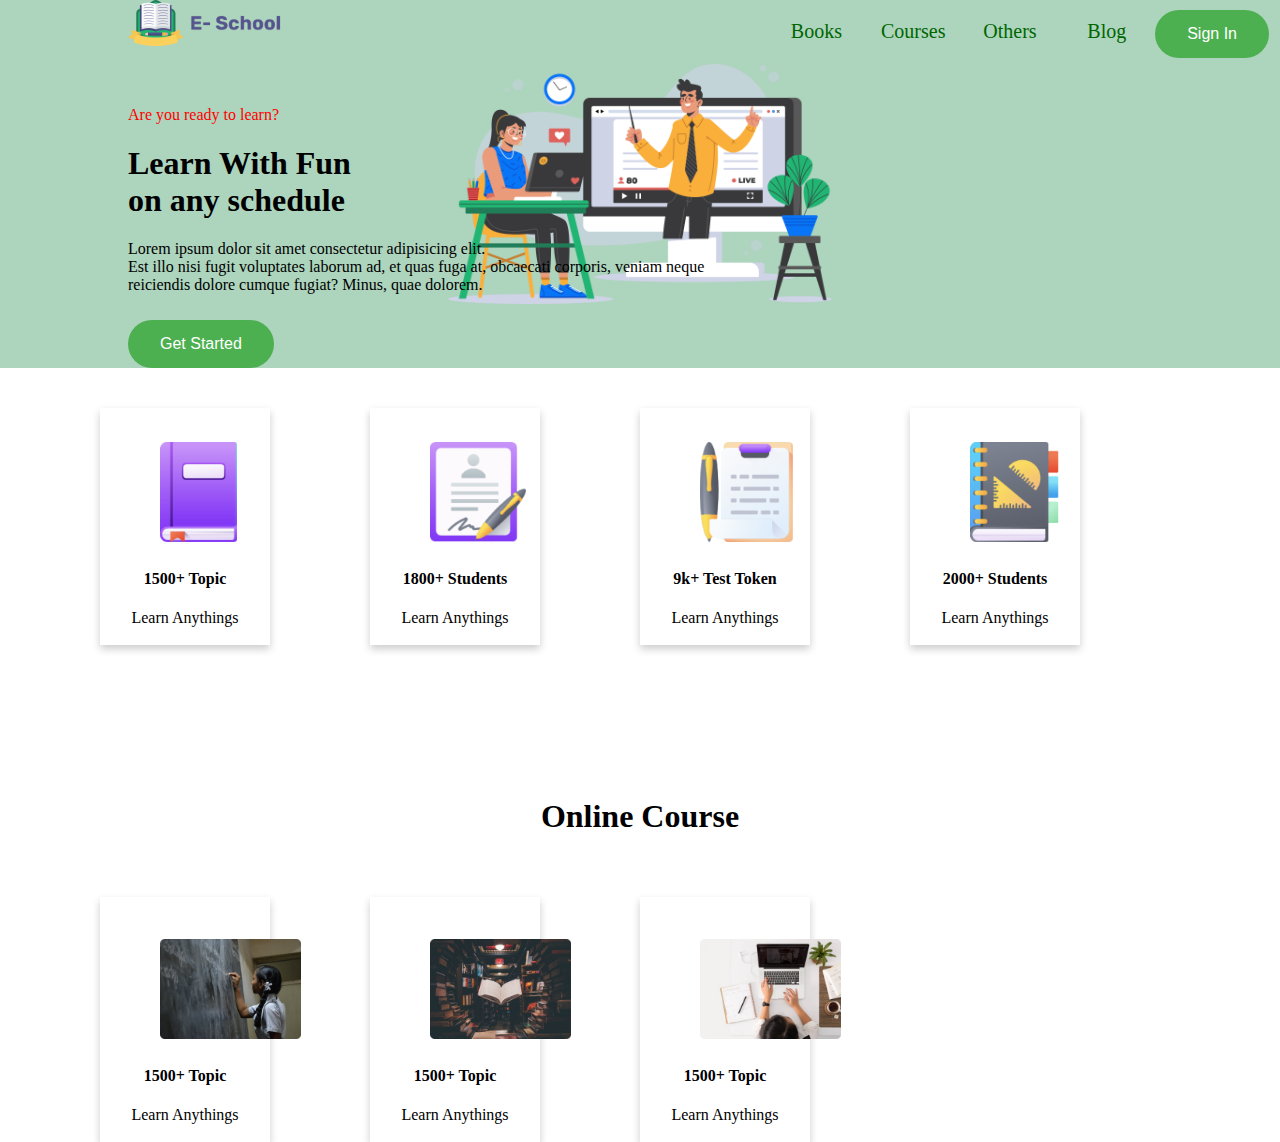
<file: index.html>
<!DOCTYPE html>
<html lang="en">
<head>
    <meta charset="UTF-8">
    <meta http-equiv="X-UA-Compatible" content="IE=edge">
    <meta name="viewport" content="width=device-width, initial-scale=1.0">
    <title>Document</title>
    <link rel="stylesheet" href="style.css">
</head>

    
    <body>
        <header> 
            <nav class="nav-style">
                
                    <div style="width: 50%; float: left;">
                      <img id="image" src="ICON/Logo.png"
        
                           alt="" />
        
                    </div>
                    <div style="width: 50%;float: left;">
                        <ul>
                        <li><a href="">Books</a></li>
                    <li><a href="">Courses</a></li>
                    
                    <li><a href="">Others</a></li>
                    <li><a href="">Blog</a></li>
                </ul>
                    <Button class="button">Sign In</Button>
                     </div>
                    
                    
        
            </nav>
            <div class="banner">
                <p style="color: red;">
                    Are you ready to learn?
                </p>
                <h1>
                    Learn With Fun <br>on <span class="text-highlight">any schedule</span>
                </h1>
                <p>Lorem ipsum dolor sit amet consectetur adipisicing elit.<br> Est illo nisi fugit voluptates laborum ad, et quas fuga at, obcaecati corporis, veniam neque reiciendis dolore cumque fugiat? Minus, quae dolorem.</p>
              <a href="getStarted.html">  <Button  class="button">Get Started</Button>     </a>       
                </div>
            </header>
        


    <banner>
        
        

    </banner>
<div class="tabs">
  <div class="section">
        <div class="card">
            <img class="icon" src="ICON/book.png" alt="Avatar">
            <div class="container">
              <h4><b>1500+ Topic</b></h4>
              <p>Learn Anythings</p>
            </div>
          </div>
    </div>
    <div class="section">
      <div class="card">
        <img class="icon" src="ICON/Student.png" alt="Avatar">
        <div class="container">
          <h4><b>1800+ Students</b></h4>
          <p>Learn Anythings</p>
        </div>
      </div>
    </div>
    <div class="section">
      <div class="card">
        <img class="icon" src="ICON/Test.png" alt="Avatar">
        <div class="container">
          <h4><b>9k+ Test Token</b></h4>
          <p>Learn Anythings</p>
        </div>
      </div>
    </div>
    <div class="section">
      <div class="card">
        <img class="icon" src="ICON/Students.png" alt="Avatar">
        <div class="container">
          <h4><b>2000+ Students</b></h4>
          <p>Learn Anythings</p>
        </div>
      </div>
    </div> <div class="onlinecourse"><h1>Online Course</h1></div>
</div>
    
</banner>
<div class="tabs">
  <div class="section">
        <div class="card">
            <img class="icon2" src="Photos/Morder pyschology.png" alt="Avatar">
            <div class="container">
              <h4><b>1500+ Topic</b></h4>
              <p>Learn Anythings</p>
            </div>
          </div>
    </div>
    <div class="section">
      <div class="card">
        <img class="icon2" src="Photos/Morder psyc.png" alt="Avatar">
        <div class="container">
          <h4><b>1500+ Topic</b></h4>
          <p>Learn Anythings</p>
        </div>
      </div>
    </div>
    <div class="section">
      <div class="card">
        <img class="icon2" src="Photos/Morder pychons.png" alt="Avatar">
        <div class="container">
          <h4><b>1500+ Topic</b></h4>
          <p>Learn Anythings</p>
        </div>
      </div>
    </div>
    
      
        </div>
      
    
   

    


   
    
    </body>
</html>
</file>
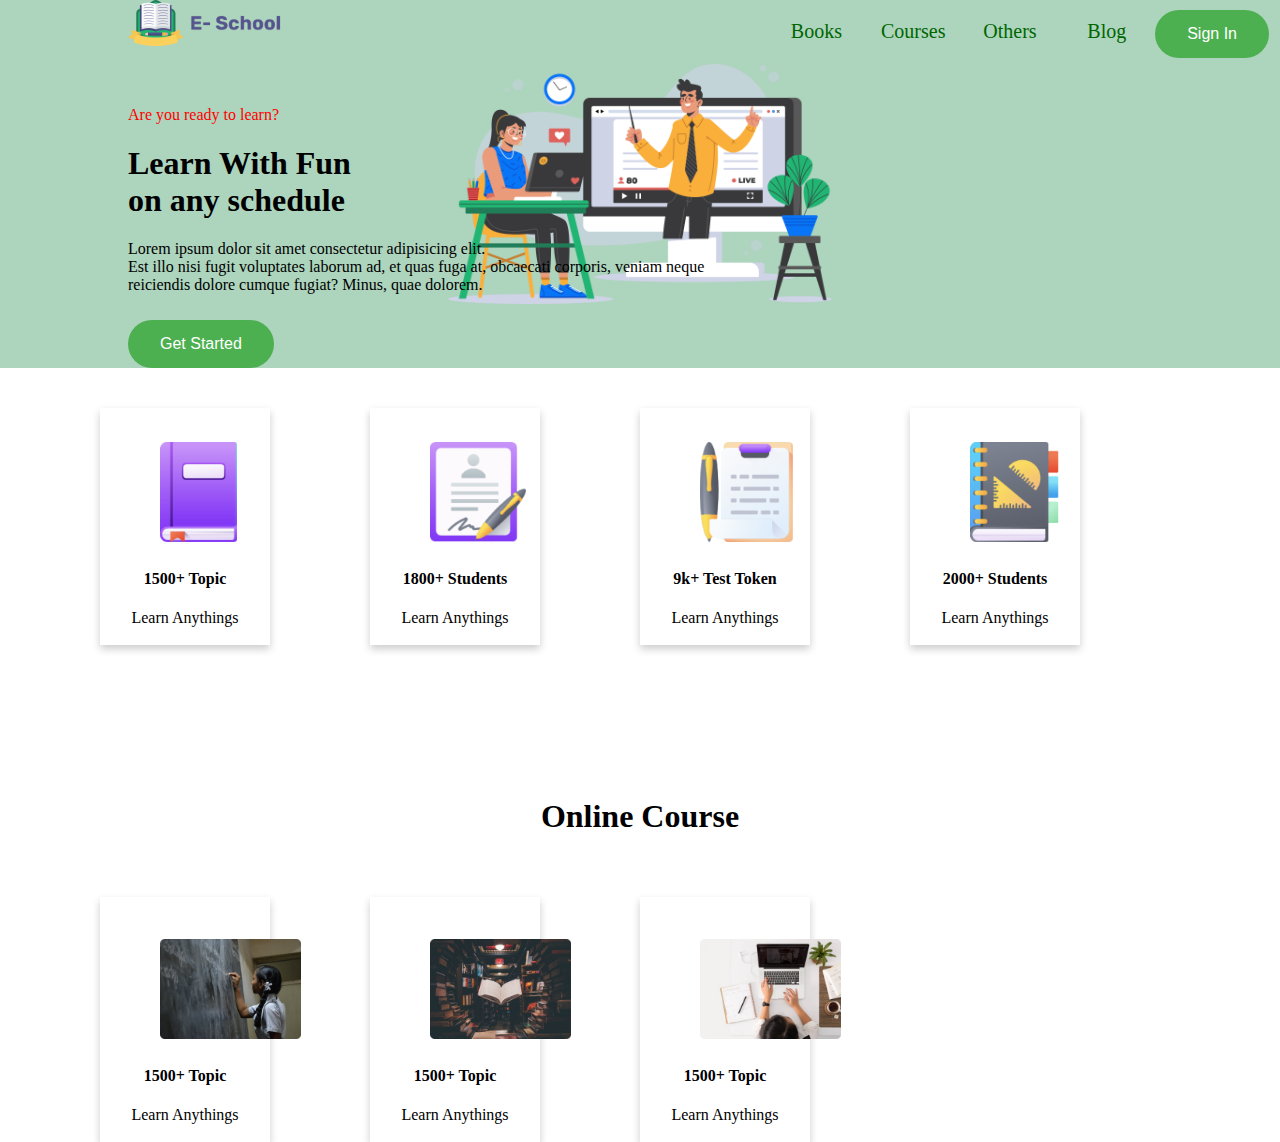
<file: mid-xam.io/index.html>
<!DOCTYPE html>
<html lang="en">
<head>
    <meta charset="UTF-8">
    <meta http-equiv="X-UA-Compatible" content="IE=edge">
    <meta name="viewport" content="width=device-width, initial-scale=1.0">
    <title>Document</title>
    <link rel="stylesheet" href="style.css">
</head>

    
    <body>
        <header> 
            <nav class="nav-style">
                
                    <div style="width: 50%; float: left;">
                      <img id="image" src="ICON/Logo.png"
        
                           alt="" />
        
                    </div>
                    <div style="width: 50%;float: left;">
                        <ul>
                        <li><a href="">Books</a></li>
                    <li><a href="">Courses</a></li>
                    
                    <li><a href="">Others</a></li>
                    <li><a href="">Blog</a></li>
                </ul>
                    <Button class="button">Sign In</Button>
                     </div>
                    
                    
        
            </nav>
            <div class="banner">
                <p style="color: red;">
                    Are you ready to learn?
                </p>
                <h1>
                    Learn With Fun <br>on <span class="text-highlight">any schedule</span>
                </h1>
                <p>Lorem ipsum dolor sit amet consectetur adipisicing elit.<br> Est illo nisi fugit voluptates laborum ad, et quas fuga at, obcaecati corporis, veniam neque reiciendis dolore cumque fugiat? Minus, quae dolorem.</p>
              <a href="http://127.0.0.1:5500/mid-xam.io/getStarted.html">  <Button  class="button">Get Started</Button>     </a>       
                </div>
            </header>
        


    <banner>
        
        

    </banner>
<div class="tabs">
  <div class="section">
        <div class="card">
            <img class="icon" src="ICON/book.png" alt="Avatar">
            <div class="container">
              <h4><b>1500+ Topic</b></h4>
              <p>Learn Anythings</p>
            </div>
          </div>
    </div>
    <div class="section">
      <div class="card">
        <img class="icon" src="ICON/Student.png" alt="Avatar">
        <div class="container">
          <h4><b>1800+ Students</b></h4>
          <p>Learn Anythings</p>
        </div>
      </div>
    </div>
    <div class="section">
      <div class="card">
        <img class="icon" src="ICON/Test.png" alt="Avatar">
        <div class="container">
          <h4><b>9k+ Test Token</b></h4>
          <p>Learn Anythings</p>
        </div>
      </div>
    </div>
    <div class="section">
      <div class="card">
        <img class="icon" src="ICON/Students.png" alt="Avatar">
        <div class="container">
          <h4><b>2000+ Students</b></h4>
          <p>Learn Anythings</p>
        </div>
      </div>
    </div> <div class="onlinecourse"><h1>Online Course</h1></div>
</div>
    
</banner>
<div class="tabs">
  <div class="section">
        <div class="card">
            <img class="icon2" src="Photos/Morder pyschology.png" alt="Avatar">
            <div class="container">
              <h4><b>1500+ Topic</b></h4>
              <p>Learn Anythings</p>
            </div>
          </div>
    </div>
    <div class="section">
      <div class="card">
        <img class="icon2" src="Photos/Morder psyc.png" alt="Avatar">
        <div class="container">
          <h4><b>1500+ Topic</b></h4>
          <p>Learn Anythings</p>
        </div>
      </div>
    </div>
    <div class="section">
      <div class="card">
        <img class="icon2" src="Photos/Morder pychons.png" alt="Avatar">
        <div class="container">
          <h4><b>1500+ Topic</b></h4>
          <p>Learn Anythings</p>
        </div>
      </div>
    </div>
    
      
        </div>
      
    
   

    


   
    
    </body>
</html>
</file>
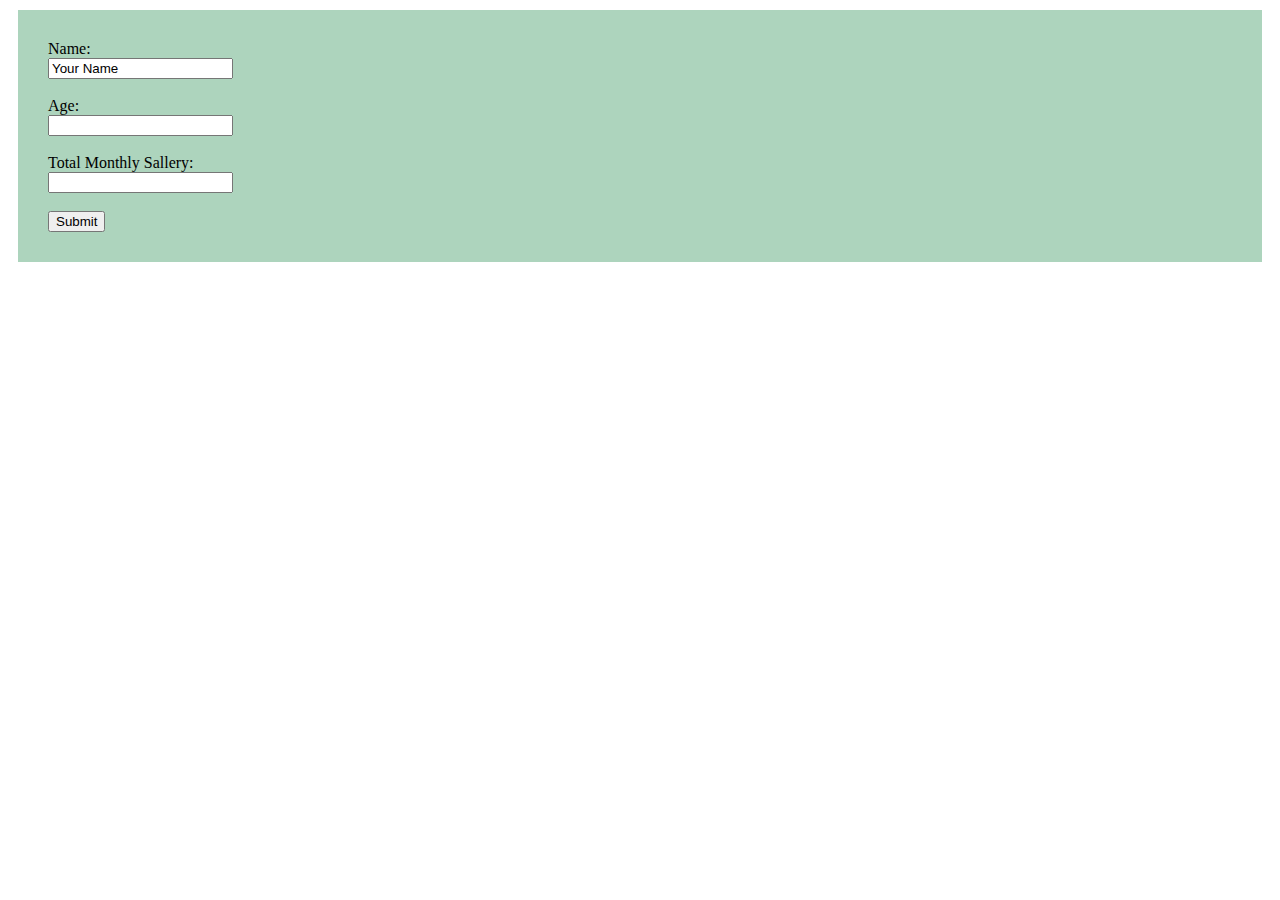
<file: getStarted.html>
<!DOCTYPE html>
<html lang="en">
<head>
    <meta charset="UTF-8">
    <meta http-equiv="X-UA-Compatible" content="IE=edge">
    <meta name="viewport" content="width=device-width, initial-scale=1.0">
    <title>Document</title>
    <link rel="stylesheet" href="getstarted.css">
</head>
<body>
    <form class="similar" action="">
        <label for="fname">Name:</label><br>
        <input type="text" id="fname" value="Your Name"><br><br>
        <label for="fage">Age:</label><br>
        <input type="text" id="age" value=""><br><br>
        <label for="lsallery">Total Monthly Sallery:</label><br>
        <input type="text" id="sallery" value=""><br><br>
        <input type="submit" id="submit" onclick="process()" value="Submit">
      </form>

      <p id="p1"></p>


    <script src="sallery.js"></script>
    
</body>
</html>
</file>
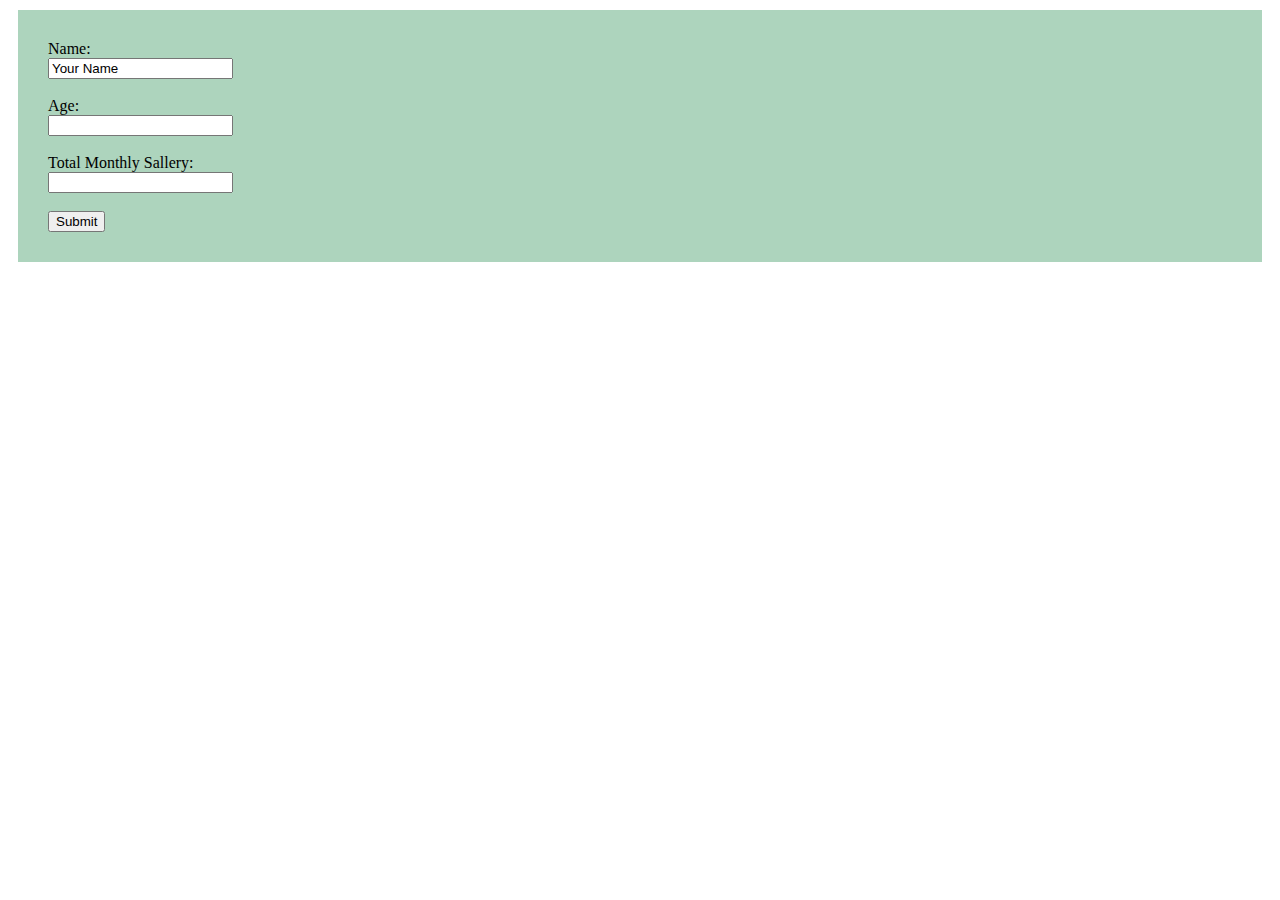
<file: mid-xam.io/getStarted.html>
<!DOCTYPE html>
<html lang="en">
<head>
    <meta charset="UTF-8">
    <meta http-equiv="X-UA-Compatible" content="IE=edge">
    <meta name="viewport" content="width=device-width, initial-scale=1.0">
    <title>Document</title>
    <link rel="stylesheet" href="getstarted.css">
</head>
<body>
    <form class="similar" action="">
        <label for="fname">Name:</label><br>
        <input type="text" id="fname" value="Your Name"><br><br>
        <label for="fage">Age:</label><br>
        <input type="text" id="age" value=""><br><br>
        <label for="lsallery">Total Monthly Sallery:</label><br>
        <input type="text" id="sallery" value=""><br><br>
        <input type="submit" onclick="process()" value="Submit">
      </form>

      <p id='p1'></p>


    <script src="sallery.js"></script>
    
</body>
</html>
</file>
<file: style.css>
body {
    margin: 0;
}
header{
    background-image: url("Photos/Illustration.png");
 background-color: #add4bd;
 height: 30%;
 background-position: center;
 background-repeat: no-repeat;
 background-size: 30% auto;
}
nav {
    width: 100%;
}
ul {
    margin: 0;
    padding: 0;
}
li {
    float: left;
    margin: 10px;
    padding-top: 10px;
    padding-bottom: 10px;
    font-size: 20px;
    width: 12%;
    list-style: none;
    text-align: center;
}
a {
    color: rgb(0, 102, 0);
    text-decoration: none;
}

.icon{
  width: auto;
    height: 100px;
    text-align: center;
  margin: 20% 0% 0 35%;
}
#image {
    width: 24%;
}
#blankSpace {
    width: 16%;
    height: 34px;
}
.button {
    background-color: #4CAF50;
    border:none;
    border-radius: 25px;
    color: white;
    margin-top:10px;
    padding: 15px 32px;
    text-align: center;
    text-decoration: none;
    display: inline-block;
    font-size: 16px;
  }
.tabs{
  padding-right: 100px;
    padding-left: 100px;
    padding-top: 30px;
}
  .card {
    margin-top: 10px;
    box-shadow: 0 4px 8px 0 rgba(0,0,0,0.2);
    transition: 0.3s;
    margin-right: 100px;

  }

  .section{
    width: 25%;
    float: left;
  }
  
 
  .banner {
      margin-left: 10%;
    width: 50%;
    justify-content: center;
    align-items: center;
  }
  .nav-style{
    padding-bottom: 7%;
    margin-left: 10%;
  }
  .container {
    padding: 2px 16px;
    text-align: center;
  }
  .onlinecourse {
   text-align: center;
   margin-top: 400px;

  }
  .icon2{
    width: auto;
      height: 100px;
      text-align: center;
    margin: 25% 0% 0 35%;
</file>
<file: mid-xam.io/style.css>
body {
  margin: 0;
}
header{
  background-image: url("Photos/Illustration.png");
background-color: #add4bd;
height: 30%;
background-position: center;
background-repeat: no-repeat;
background-size: 30% auto;
}
nav {
  width: 100%;
}
ul {
  margin: 0;
  padding: 0;
}
li {
  float: left;
  margin: 10px;
  padding-top: 10px;
  padding-bottom: 10px;
  font-size: 20px;
  width: 12%;
  list-style: none;
  text-align: center;
}
a {
  color: rgb(0, 102, 0);
  text-decoration: none;
}

.icon{
width: auto;
  height: 100px;
  text-align: center;
margin: 20% 0% 0 35%;
}
#image {
  width: 24%;
}
#blankSpace {
  width: 16%;
  height: 34px;
}
.button {
  background-color: #4CAF50;
  border:none;
  border-radius: 25px;
  color: white;
  margin-top:10px;
  padding: 15px 32px;
  text-align: center;
  text-decoration: none;
  display: inline-block;
  font-size: 16px;
}
.tabs{
padding-right: 100px;
  padding-left: 100px;
  padding-top: 30px;
}
.card {
  margin-top: 10px;
  box-shadow: 0 4px 8px 0 rgba(0,0,0,0.2);
  transition: 0.3s;
  margin-right: 100px;

}

.section{
  width: 25%;
  float: left;
}


.banner {
    margin-left: 10%;
  width: 50%;
  justify-content: center;
  align-items: center;
}
.nav-style{
  padding-bottom: 7%;
  margin-left: 10%;
}
.container {
  padding: 2px 16px;
  text-align: center;
}
.onlinecourse {
 text-align: center;
 margin-top: 400px;

}
.icon2{
  width: auto;
    height: 100px;
    text-align: center;
  margin: 25% 0% 0 35%;
</file>
<file: getstarted.css>
.similar{
    background-color: #add4bd;
    margin: 10px;
    padding: 30px;
}
</file>
<file: mid-xam.io/getstarted.css>
.similar{
    background-color: #add4bd;
    margin: 10px;
    padding: 30px;
}
</file>
